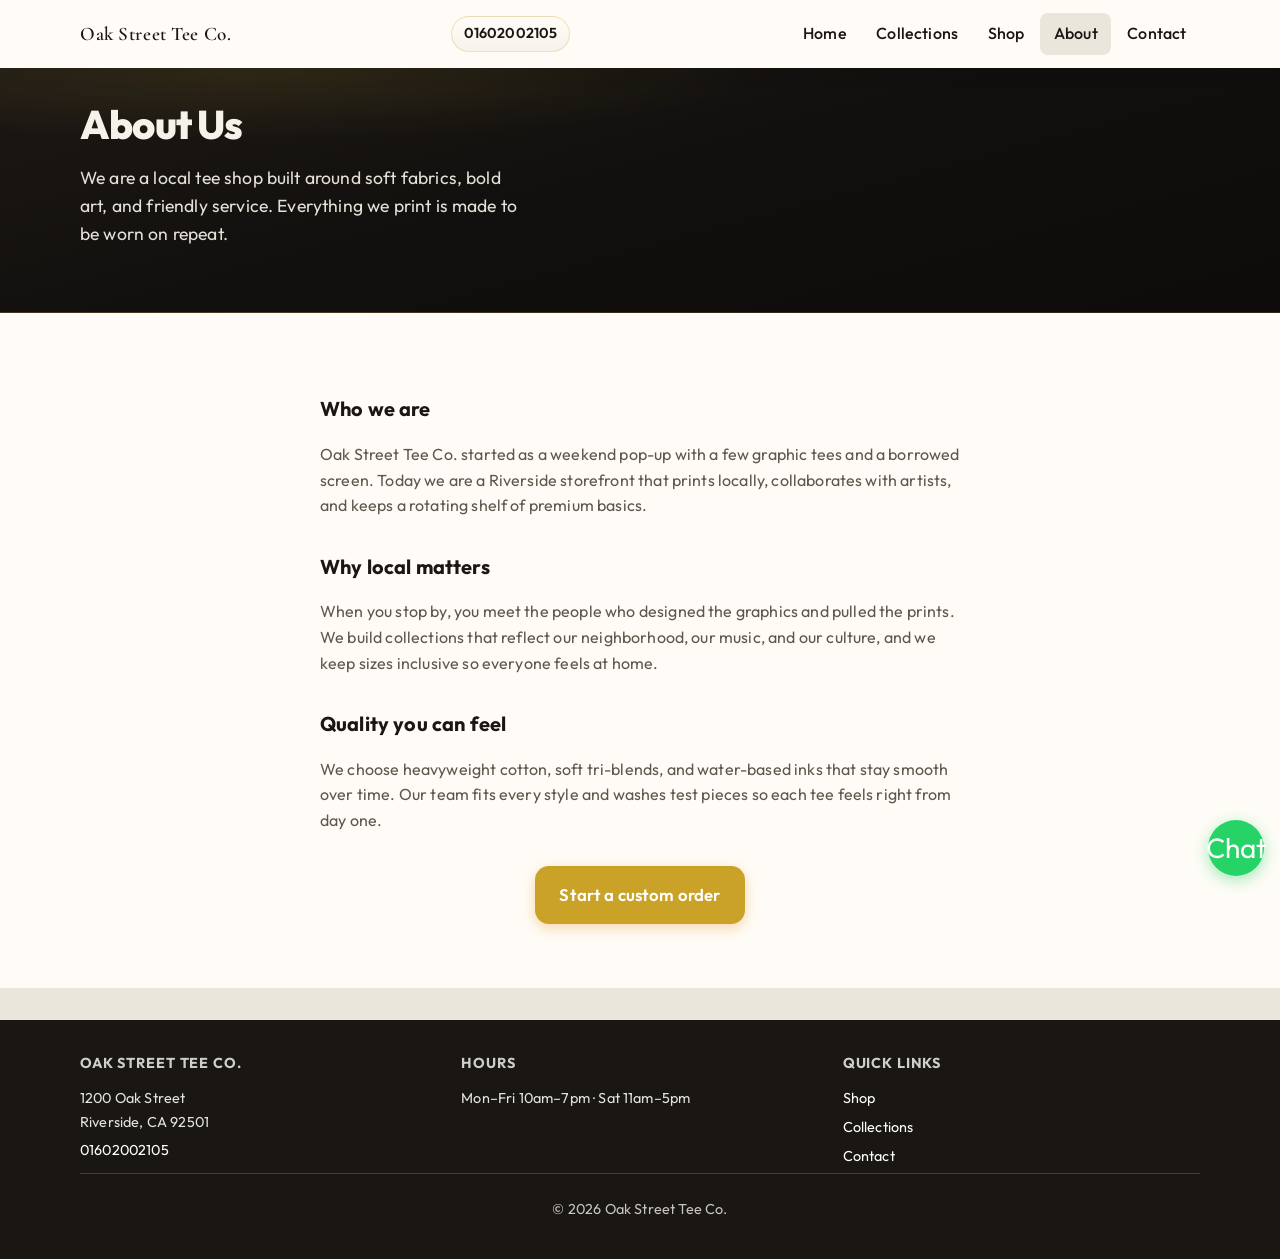
<file: about.html>
<!DOCTYPE html>
<html lang="en">
<head>
  <meta charset="UTF-8" />
  <meta name="viewport" content="width=device-width, initial-scale=1" />
  <meta name="description" content="Meet Oak Street Tee Co. — a Riverside t-shirt shop focused on soft fabrics, local art, and custom printing." />
  <title>About Us | Oak Street Tee Co.</title>
  <link rel="stylesheet" href="css/styles.css" />
</head>
<body>
  <header class="site-header">
    <div class="site-header__inner">
      <a class="logo" href="index.html">Oak Street Tee Co.</a>
      <a class="header-phone" href="tel:+8801602002105">01602002105</a>
      <button type="button" class="nav-toggle" data-nav-toggle aria-expanded="false" aria-label="Open menu">
        <span></span><span></span><span></span>
      </button>
      <nav class="nav" data-nav aria-label="Main">
        <a href="index.html">Home</a>
        <a href="services.html">Collections</a>
        <a href="shop.html">Shop</a>
        <a href="about.html" aria-current="page">About</a>
        <a href="contact.html">Contact</a>
      </nav>
    </div>
  </header>

  <main>
    <section class="hero" style="padding: 2rem 0 2.5rem;">
      <div class="container">
        <h1>About Us</h1>
        <p class="hero__sub">We are a local tee shop built around soft fabrics, bold art, and friendly service. Everything we print is made to be worn on repeat.</p>
      </div>
    </section>

    <section class="section section--alt">
      <div class="container prose">
        <h2>Who we are</h2>
        <p>Oak Street Tee Co. started as a weekend pop-up with a few graphic tees and a borrowed screen. Today we are a Riverside storefront that prints locally, collaborates with artists, and keeps a rotating shelf of premium basics.</p>
        <h2>Why local matters</h2>
        <p>When you stop by, you meet the people who designed the graphics and pulled the prints. We build collections that reflect our neighborhood, our music, and our culture, and we keep sizes inclusive so everyone feels at home.</p>
        <h2>Quality you can feel</h2>
        <p>We choose heavyweight cotton, soft tri-blends, and water-based inks that stay smooth over time. Our team fits every style and washes test pieces so each tee feels right from day one.</p>
        <p class="text-center" style="margin-top: 2rem;">
          <a class="btn btn--primary btn--lg" href="contact.html#quote">Start a custom order</a>
        </p>
      </div>
    </section>
  </main>

  <footer class="site-footer">
    <div class="container">
      <div class="site-footer__grid">
        <div>
          <h3>Oak Street Tee Co.</h3>
          <p>1200 Oak Street<br />Riverside, CA 92501</p>
          <p><a href="tel:+8801602002105">01602002105</a></p>
        </div>
        <div>
          <h3>Hours</h3>
          <p>Mon–Fri 10am–7pm · Sat 11am–5pm</p>
        </div>
        <div>
          <h3>Quick links</h3>
          <ul>
            <li><a href="shop.html">Shop</a></li>
            <li><a href="services.html">Collections</a></li>
            <li><a href="contact.html">Contact</a></li>
          </ul>
        </div>
      </div>
      <p class="site-footer__bottom">© <span id="y"></span> Oak Street Tee Co.</p>
    </div>
  </footer>

  <div class="sticky-call" data-sticky-call>
    <a class="btn btn--primary btn--lg" href="shop.html">Shop now</a>
    <a class="btn btn--secondary btn--lg" href="tel:+8801602002105">Call</a>
  </div>
  <a class="whatsapp-float" href="#" data-whatsapp target="_blank" rel="noopener noreferrer" aria-label="WhatsApp">Chat</a>

  <script src="js/main.js"></script>
  <script>document.getElementById("y").textContent = new Date().getFullYear();</script>
</body>
</html>
</file>
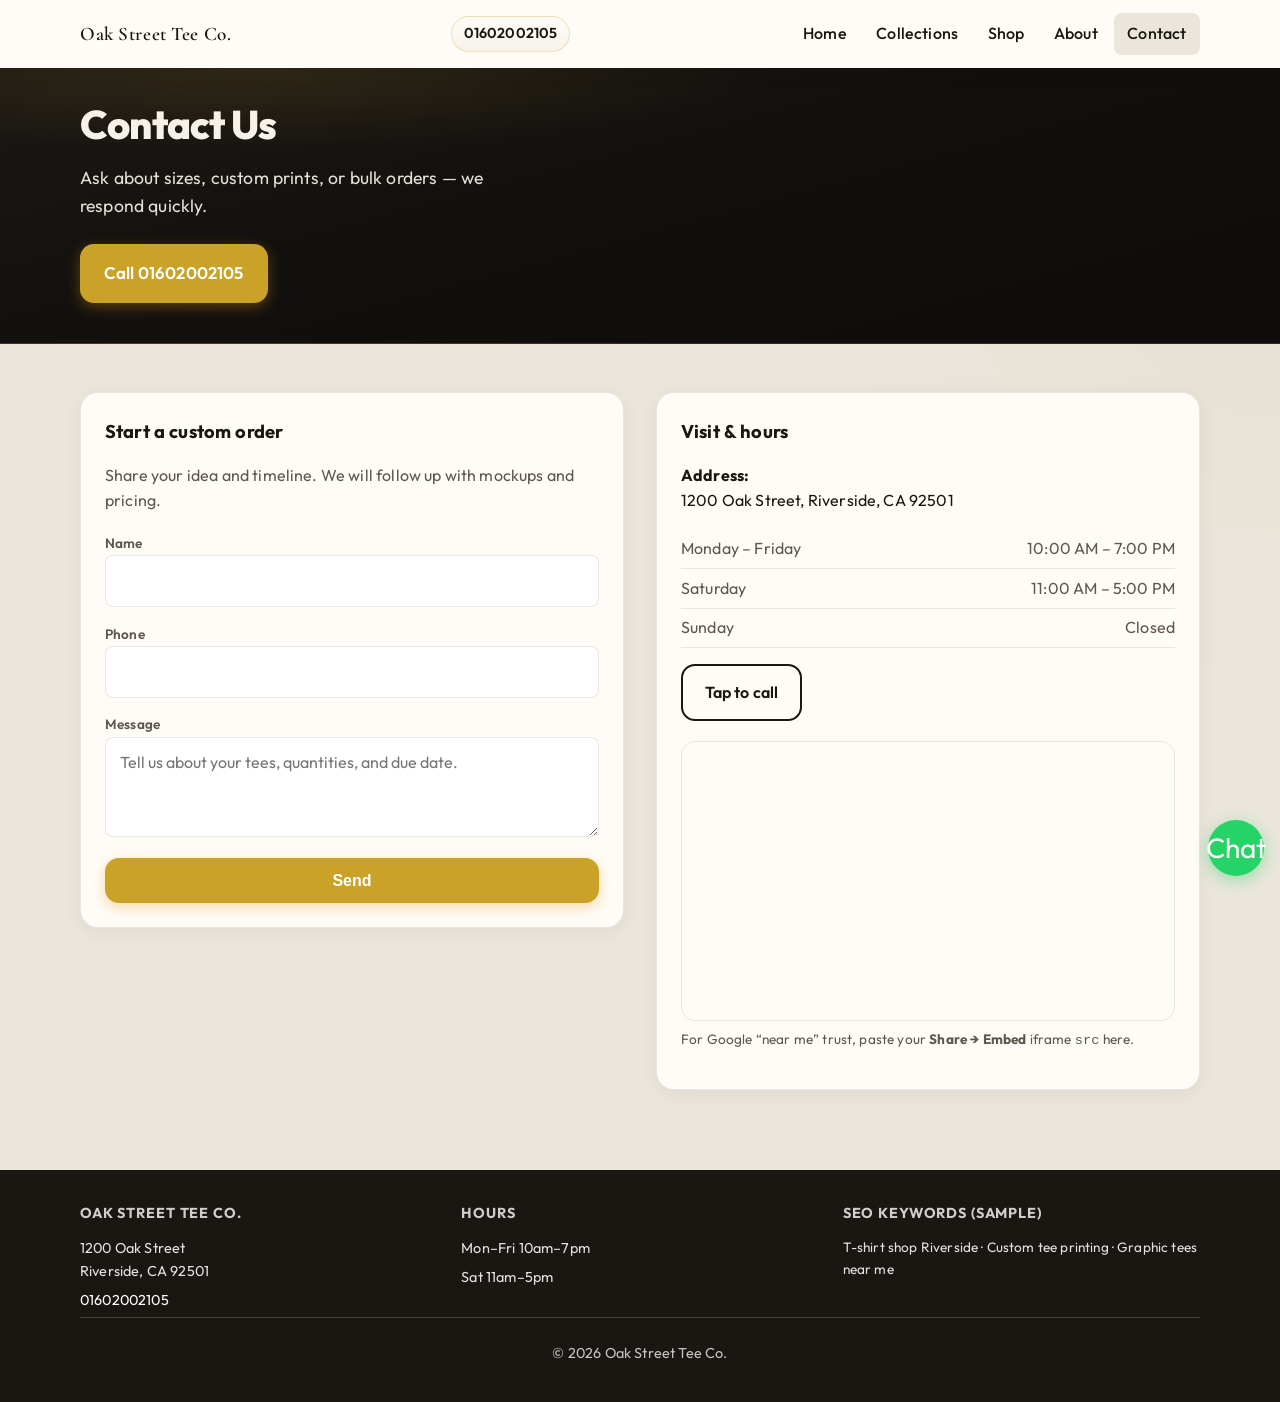
<file: contact.html>
<!DOCTYPE html>
<html lang="en">
<head>
  <meta charset="UTF-8" />
  <meta name="viewport" content="width=device-width, initial-scale=1" />
  <meta name="description" content="Contact Oak Street Tee Co. — Riverside t-shirt shop for graphic tees, basics, and custom printing. Call 01602002105 or visit." />
  <title>Contact | Oak Street Tee Co. | 01602002105</title>
  <link rel="stylesheet" href="css/styles.css" />
  <script type="application/ld+json">
  {
    "@context": "https://schema.org",
    "@type": "ClothingStore",
    "name": "Oak Street Tee Co.",
    "telephone": "+8801602002105",
    "address": {
      "@type": "PostalAddress",
      "streetAddress": "1200 Oak Street",
      "addressLocality": "Riverside",
      "addressRegion": "CA",
      "postalCode": "92501",
      "addressCountry": "US"
    }
  }
  </script>
</head>
<body>
  <header class="site-header">
    <div class="site-header__inner">
      <a class="logo" href="index.html">Oak Street Tee Co.</a>
      <a class="header-phone" href="tel:+8801602002105">01602002105</a>
      <button type="button" class="nav-toggle" data-nav-toggle aria-expanded="false" aria-label="Open menu">
        <span></span><span></span><span></span>
      </button>
      <nav class="nav" data-nav aria-label="Main">
        <a href="index.html">Home</a>
        <a href="services.html">Collections</a>
        <a href="shop.html">Shop</a>
        <a href="about.html">About</a>
        <a href="contact.html" aria-current="page">Contact</a>
      </nav>
    </div>
  </header>

  <main>
    <section class="hero" style="padding: 2rem 0 2.5rem;">
      <div class="container">
        <h1>Contact Us</h1>
        <p class="hero__sub">Ask about sizes, custom prints, or bulk orders — we respond quickly.</p>
        <a class="btn btn--primary btn--lg" href="tel:+8801602002105">Call 01602002105</a>
      </div>
    </section>

    <section class="section" id="quote">
      <div class="container contact-grid">
        <div class="contact-card">
          <h2>Start a custom order</h2>
          <p style="color: var(--color-text-muted); margin-top: 0;">Share your idea and timeline. We will follow up with mockups and pricing.</p>
          <form class="form" data-contact-form>
            <div>
              <label for="c-name">Name</label>
              <input id="c-name" name="name" type="text" autocomplete="name" />
            </div>
            <div>
              <label for="c-phone">Phone</label>
              <input id="c-phone" name="phone" type="tel" autocomplete="tel" />
            </div>
            <div>
              <label for="c-msg">Message</label>
              <textarea id="c-msg" name="message" placeholder="Tell us about your tees, quantities, and due date."></textarea>
            </div>
            <button type="submit" class="btn btn--primary">Send</button>
          </form>
          <p class="form-message" data-form-message role="status"></p>
        </div>

        <div class="contact-card">
          <h2>Visit &amp; hours</h2>
          <p><strong>Address:</strong><br />1200 Oak Street, Riverside, CA 92501</p>
          <ul class="hours-list">
            <li><span>Monday – Friday</span><span>10:00 AM – 7:00 PM</span></li>
            <li><span>Saturday</span><span>11:00 AM – 5:00 PM</span></li>
            <li><span>Sunday</span><span>Closed</span></li>
          </ul>
          <p style="margin-top: 1rem;">
            <a class="btn btn--secondary" href="tel:+8801602002105">Tap to call</a>
          </p>
          <div class="map-embed" style="margin-top: 1.25rem;">
            <iframe
              title="Map — Riverside, CA (replace with your Google Maps embed)"
              loading="lazy"
              referrerpolicy="no-referrer-when-downgrade"
              src="https://www.openstreetmap.org/export/embed.html?bbox=-117.42%2C33.93%2C-117.37%2C33.97&amp;layer=mapnik&amp;marker=33.9533%2C-117.3962"
            ></iframe>
          </div>
          <p style="font-size: 0.85rem; color: var(--color-text-muted); margin-top: 0.5rem;">
            For Google “near me” trust, paste your <strong>Share → Embed</strong> iframe <code style="font-size: inherit;">src</code> here.
          </p>
        </div>
      </div>
    </section>
  </main>

  <footer class="site-footer">
    <div class="container">
      <div class="site-footer__grid">
        <div>
          <h3>Oak Street Tee Co.</h3>
          <p>1200 Oak Street<br />Riverside, CA 92501</p>
          <p><a href="tel:+8801602002105">01602002105</a></p>
        </div>
        <div>
          <h3>Hours</h3>
          <p>Mon–Fri 10am–7pm</p>
          <p>Sat 11am–5pm</p>
        </div>
        <div>
          <h3>SEO keywords (sample)</h3>
          <p style="font-size: 0.85rem;">T-shirt shop Riverside · Custom tee printing · Graphic tees near me</p>
        </div>
      </div>
      <p class="site-footer__bottom">© <span id="y"></span> Oak Street Tee Co.</p>
    </div>
  </footer>

  <div class="sticky-call" data-sticky-call>
    <a class="btn btn--primary btn--lg" href="shop.html">Shop now</a>
    <a class="btn btn--secondary btn--lg" href="tel:+8801602002105">Call</a>
  </div>
  <a class="whatsapp-float" href="#" data-whatsapp target="_blank" rel="noopener noreferrer" aria-label="WhatsApp">Chat</a>

  <script src="js/main.js"></script>
  <script>document.getElementById("y").textContent = new Date().getFullYear();</script>
</body>
</html>
</file>
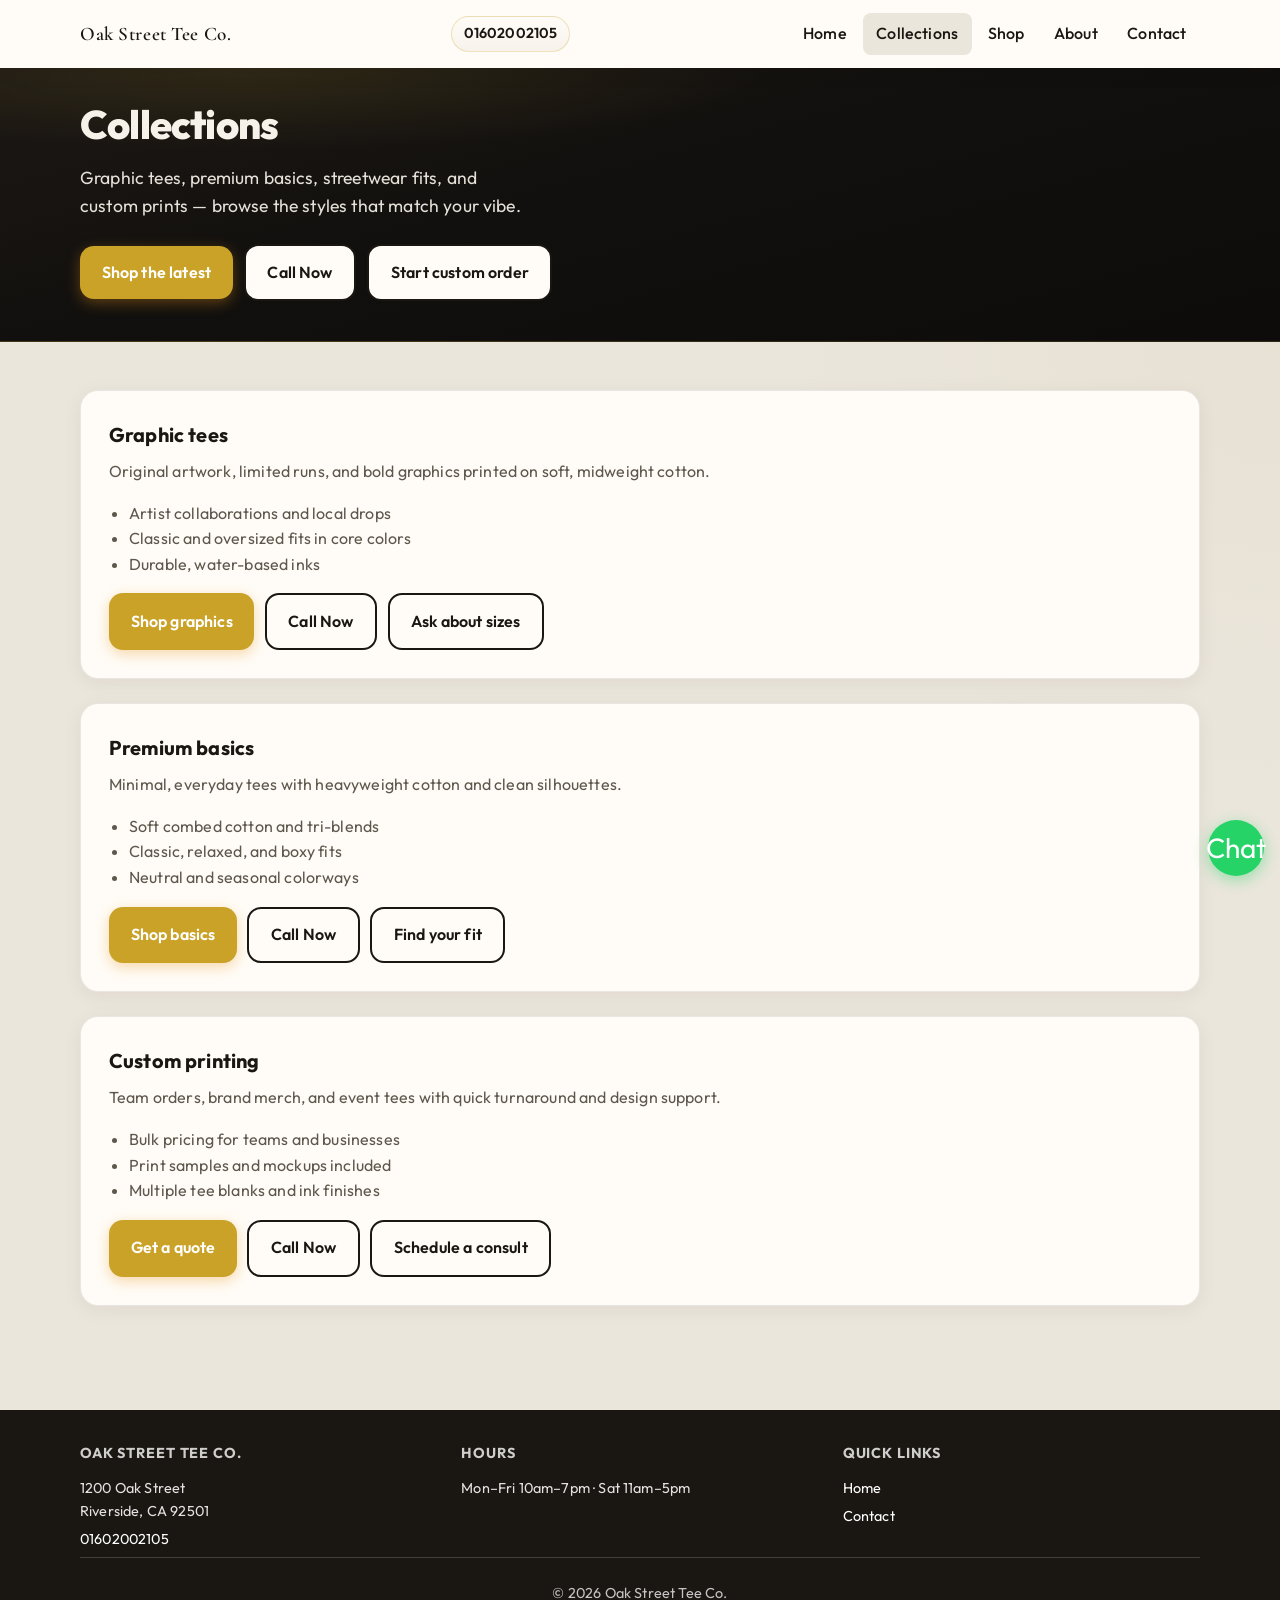
<file: services.html>
<!DOCTYPE html>
<html lang="en">
<head>
  <meta charset="UTF-8" />
  <meta name="viewport" content="width=device-width, initial-scale=1" />
  <meta name="description" content="T-shirt collections in Riverside CA. Graphic tees, premium basics, streetwear fits, and custom prints at Oak Street Tee Co." />
  <title>Collections | Oak Street Tee Co.</title>
  <link rel="stylesheet" href="css/styles.css" />
</head>
<body>
  <header class="site-header">
    <div class="site-header__inner">
      <a class="logo" href="index.html">Oak Street Tee Co.</a>
      <a class="header-phone" href="tel:+8801602002105">01602002105</a>
      <button type="button" class="nav-toggle" data-nav-toggle aria-expanded="false" aria-label="Open menu">
        <span></span><span></span><span></span>
      </button>
      <nav class="nav" data-nav aria-label="Main">
        <a href="index.html">Home</a>
        <a href="services.html" aria-current="page">Collections</a>
        <a href="shop.html">Shop</a>
        <a href="about.html">About</a>
        <a href="contact.html">Contact</a>
      </nav>
    </div>
  </header>

  <main>
    <section class="hero" style="padding: 2rem 0 2.5rem;">
      <div class="container">
        <h1>Collections</h1>
        <p class="hero__sub">Graphic tees, premium basics, streetwear fits, and custom prints — browse the styles that match your vibe.</p>
        <a class="btn btn--primary" href="shop.html">Shop the latest</a>
        <a class="btn btn--secondary" href="tel:+8801602002105" style="margin-left: 0.5rem;">Call Now</a>
        <a class="btn btn--secondary" href="contact.html" style="margin-left: 0.5rem;">Start custom order</a>
      </div>
    </section>

    <section class="section">
      <div class="container">
        <article class="service-block">
          <h2>Graphic tees</h2>
          <p>Original artwork, limited runs, and bold graphics printed on soft, midweight cotton.</p>
          <ul class="service-benefits">
            <li>Artist collaborations and local drops</li>
            <li>Classic and oversized fits in core colors</li>
            <li>Durable, water-based inks</li>
          </ul>
          <div class="service-actions">
            <a class="btn btn--primary" href="shop.html">Shop graphics</a>
            <a class="btn btn--secondary" href="tel:+8801602002105">Call Now</a>
            <a class="btn btn--secondary" href="contact.html">Ask about sizes</a>
          </div>
        </article>

        <article class="service-block">
          <h2>Premium basics</h2>
          <p>Minimal, everyday tees with heavyweight cotton and clean silhouettes.</p>
          <ul class="service-benefits">
            <li>Soft combed cotton and tri-blends</li>
            <li>Classic, relaxed, and boxy fits</li>
            <li>Neutral and seasonal colorways</li>
          </ul>
          <div class="service-actions">
            <a class="btn btn--primary" href="shop.html">Shop basics</a>
            <a class="btn btn--secondary" href="tel:+8801602002105">Call Now</a>
            <a class="btn btn--secondary" href="contact.html">Find your fit</a>
          </div>
        </article>

        <article class="service-block">
          <h2>Custom printing</h2>
          <p>Team orders, brand merch, and event tees with quick turnaround and design support.</p>
          <ul class="service-benefits">
            <li>Bulk pricing for teams and businesses</li>
            <li>Print samples and mockups included</li>
            <li>Multiple tee blanks and ink finishes</li>
          </ul>
          <div class="service-actions">
            <a class="btn btn--primary" href="contact.html#quote">Get a quote</a>
            <a class="btn btn--secondary" href="tel:+8801602002105">Call Now</a>
            <a class="btn btn--secondary" href="contact.html">Schedule a consult</a>
          </div>
        </article>
      </div>
    </section>
  </main>

  <footer class="site-footer">
    <div class="container">
      <div class="site-footer__grid">
        <div>
          <h3>Oak Street Tee Co.</h3>
          <p>1200 Oak Street<br />Riverside, CA 92501</p>
          <p><a href="tel:+8801602002105">01602002105</a></p>
        </div>
        <div>
          <h3>Hours</h3>
          <p>Mon–Fri 10am–7pm · Sat 11am–5pm</p>
        </div>
        <div>
          <h3>Quick links</h3>
          <ul>
            <li><a href="index.html">Home</a></li>
            <li><a href="contact.html">Contact</a></li>
          </ul>
        </div>
      </div>
      <p class="site-footer__bottom">© <span id="y"></span> Oak Street Tee Co.</p>
    </div>
  </footer>

  <div class="sticky-call" data-sticky-call>
    <a class="btn btn--primary btn--lg" href="shop.html">Shop now</a>
    <a class="btn btn--secondary btn--lg" href="tel:+8801602002105">Call</a>
  </div>
  <a class="whatsapp-float" href="#" data-whatsapp target="_blank" rel="noopener noreferrer" aria-label="WhatsApp">Chat</a>

  <script src="js/main.js"></script>
  <script>document.getElementById("y").textContent = new Date().getFullYear();</script>
</body>
</html>
</file>
<file: css/styles.css>
@import url("https://fonts.googleapis.com/css2?family=Cormorant+Garamond:ital,wght@0,500;0,600;0,700;1,500&family=Outfit:wght@300;400;500;600;700&display=swap");

/* ============================================
   Oak Street Tool Supply — luxury editorial retail
   Champagne gold · espresso · warm ivory
   ============================================ */

:root {
  --color-primary: #1a1612;
  --color-primary-light: #2d2820;
  --color-accent: #c9a227;
  --color-accent-bright: #f0e2b1;
  --color-accent-hover: #a88820;
  --color-bg: #ebe6dc;
  --color-surface: #fffcf7;
  --color-text: #1a1612;
  --color-text-muted: #5e574d;
  --color-border: rgba(42, 36, 28, 0.1);
  --color-border-gold: rgba(201, 162, 39, 0.28);
  --shadow-sm: 0 4px 20px rgba(26, 20, 14, 0.06);
  --shadow-md: 0 16px 48px rgba(26, 20, 14, 0.1);
  --shadow-glow: 0 8px 32px rgba(201, 162, 39, 0.12);
  --radius: 14px;
  --radius-lg: 18px;
  --font-serif: "Cormorant Garamond", Georgia, "Times New Roman", serif;
  --font-sans: "Outfit", system-ui, -apple-system, "Segoe UI", Roboto, sans-serif;
  --max-width: 1120px;
  --header-height: 68px;
  --sticky-call-height: 56px;
  --sidebar-width: 240px;
  --sidebar-collapsed-width: 72px;
}

/* Dark Theme Variables */
[data-theme="dark"] {
  --color-bg: #12100e;
  --color-surface: #1a1612;
  --color-text: #f7f2e9;
  --color-text-muted: #a8a095;
  --color-border: rgba(255, 252, 247, 0.1);
  --color-primary: #f7f2e9;
  --shadow-sm: 0 4px 20px rgba(0, 0, 0, 0.4);
  --shadow-md: 0 16px 48px rgba(0, 0, 0, 0.6);
}

*,
*::before,
*::after {
  box-sizing: border-box;
}

html {
  scroll-behavior: smooth;
  -webkit-font-smoothing: antialiased;
}

body {
  margin: 0;
  font-family: var(--font-sans);
  font-size: 1rem;
  font-weight: 400;
  letter-spacing: 0.01em;
  line-height: 1.6;
  color: var(--color-text);
  background-color: var(--color-bg);
  background-image:
    radial-gradient(ellipse 100% 50% at 50% -20%, rgba(201, 162, 39, 0.08) 0%, transparent 55%),
    radial-gradient(ellipse 40% 30% at 100% 20%, rgba(139, 105, 20, 0.04) 0%, transparent 100%);
  padding-bottom: env(safe-area-inset-bottom);
}

body.has-sticky-call {
  padding-bottom: calc(var(--sticky-call-height) + env(safe-area-inset-bottom));
}

img {
  max-width: 100%;
  height: auto;
  display: block;
}

a {
  color: var(--color-primary);
  text-decoration: none;
  transition: color 0.2s ease;
}

a:hover {
  color: #6b5420;
  text-decoration: underline;
  text-decoration-color: rgba(201, 162, 39, 0.5);
}

/* ---------- Layout ---------- */
.container {
  width: min(100% - 1.5rem, var(--max-width));
  margin-inline: auto;
}

.section {
  padding: 3rem 0;
}

.section--alt {
  background: var(--color-surface);
}

.section__title {
  font-family: var(--font-serif);
  font-size: clamp(1.75rem, 4vw, 2.35rem);
  font-weight: 600;
  letter-spacing: 0.02em;
  color: var(--color-primary);
  margin: 0 0 0.5rem;
  text-align: center;
}

.section__lead {
  text-align: center;
  color: var(--color-text-muted);
  max-width: 36rem;
  margin: 0 auto 2rem;
}

/* ---------- Header ---------- */
.site-header {
  position: sticky;
  top: 0;
  z-index: 100;
  background: var(--color-surface);
  box-shadow: var(--shadow-sm);
  height: var(--header-height);
  display: flex;
  align-items: center;
}

.site-header__inner {
  width: min(100% - 1.5rem, var(--max-width));
  margin-inline: auto;
  display: flex;
  align-items: center;
  justify-content: space-between;
  gap: 1rem;
}

.logo {
  font-family: var(--font-serif);
  font-weight: 600;
  font-size: 1.2rem;
  color: var(--color-primary);
  letter-spacing: 0.03em;
}

.logo:hover {
  text-decoration: none;
  color: #3d3428;
}

.nav-toggle {
  display: flex;
  flex-direction: column;
  gap: 5px;
  padding: 0.5rem;
  background: none;
  border: none;
  cursor: pointer;
  border-radius: 8px;
}

.nav-toggle span {
  display: block;
  width: 22px;
  height: 2px;
  background: var(--color-primary);
  transition: transform 0.2s, opacity 0.2s;
}

.nav-toggle[aria-expanded="true"] span:nth-child(1) {
  transform: translateY(7px) rotate(45deg);
}

.nav-toggle[aria-expanded="true"] span:nth-child(2) {
  opacity: 0;
}

.nav-toggle[aria-expanded="true"] span:nth-child(3) {
  transform: translateY(-7px) rotate(-45deg);
}

@media (min-width: 768px) {
  .nav-toggle {
    display: none;
  }
}

.nav {
  display: none;
  position: absolute;
  top: var(--header-height);
  left: 0;
  right: 0;
  background: var(--color-surface);
  padding: 1rem 1.5rem 1.5rem;
  box-shadow: var(--shadow-md);
  flex-direction: column;
  gap: 0.25rem;
}

.nav.is-open {
  display: flex;
}

.nav a {
  padding: 0.65rem 0.75rem;
  border-radius: 8px;
  color: var(--color-text);
  font-weight: 500;
}

.nav a:hover,
.nav a[aria-current="page"] {
  background: var(--color-bg);
  text-decoration: none;
  color: var(--color-primary);
}

.header-phone {
  font-weight: 600;
  color: var(--color-primary);
  white-space: nowrap;
  font-size: 0.9rem;
  padding: 0.35rem 0.75rem;
  border-radius: 999px;
  border: 1px solid var(--color-border-gold);
  background: linear-gradient(180deg, rgba(255, 252, 247, 1) 0%, rgba(245, 240, 232, 0.8) 100%);
}

.header-phone:hover {
  color: #5c4818;
  text-decoration: none;
  border-color: rgba(201, 162, 39, 0.45);
  box-shadow: var(--shadow-glow);
}

@media (min-width: 768px) {
  .nav {
    display: flex;
    position: static;
    flex-direction: row;
    align-items: center;
    padding: 0;
    box-shadow: none;
    gap: 0.15rem;
  }

  .nav a {
    padding: 0.5rem 0.85rem;
  }
}

/* ---------- Buttons ---------- */
.btn {
  display: inline-flex;
  align-items: center;
  justify-content: center;
  gap: 0.4rem;
  padding: 0.85rem 1.35rem;
  font-size: 1rem;
  font-weight: 600;
  border-radius: var(--radius);
  border: none;
  cursor: pointer;
  text-decoration: none;
  transition: background 0.2s, transform 0.15s, box-shadow 0.2s;
}

.btn:hover {
  text-decoration: none;
  transform: translateY(-1px);
}

.btn--primary {
  background: var(--color-accent);
  color: #fff;
  box-shadow: 0 4px 14px rgba(232, 148, 26, 0.35);
}

.btn--primary:hover {
  background: var(--color-accent-hover);
  color: #fff;
}

.btn--secondary {
  background: var(--color-surface);
  color: var(--color-primary);
  border: 2px solid var(--color-primary);
}

.btn--secondary:hover {
  background: var(--color-bg);
  color: var(--color-primary);
}

.btn--block {
  width: 100%;
}

.btn--lg {
  padding: 1rem 1.5rem;
  font-size: 1.05rem;
}

/* ---------- Hero ---------- */
.hero {
  background:
    radial-gradient(ellipse 80% 60% at 20% 0%, rgba(212, 175, 55, 0.12) 0%, transparent 50%),
    linear-gradient(165deg, #1c1814 0%, #12100e 45%, #0e0c0a 100%);
  color: #f7f2e9;
  padding: 2.75rem 0 3.25rem;
  position: relative;
  border-bottom: 1px solid rgba(212, 175, 55, 0.15);
}

.hero__grid {
  display: grid;
  gap: 2rem;
  align-items: center;
}

@media (min-width: 900px) {
  .hero__grid {
    grid-template-columns: 1fr 1fr;
    gap: 3rem;
  }
}

.hero h1 {
  font-size: clamp(1.75rem, 5vw, 2.5rem);
  line-height: 1.2;
  margin: 0 0 1rem;
  font-weight: 800;
  letter-spacing: -0.02em;
}

.hero__sub {
  font-size: 1.1rem;
  opacity: 0.92;
  margin: 0 0 1.5rem;
  max-width: 28rem;
}

.hero__ctas {
  display: flex;
  flex-wrap: wrap;
  gap: 0.75rem;
}

.hero__ctas .btn--primary {
  background: linear-gradient(145deg, #e8d48b 0%, #c9a227 40%, #8b6914 100%);
  color: #1a1208;
}

.hero__ctas .btn--secondary {
  background: rgba(255, 252, 247, 0.08);
  border-color: rgba(212, 175, 55, 0.45);
  color: #f7f2e9;
}

.hero__ctas .btn--secondary:hover {
  background: rgba(212, 175, 55, 0.15);
  color: #fffef9;
  border-color: rgba(232, 212, 139, 0.55);
}

.hero__card {
  background: rgba(255, 252, 247, 0.97);
  color: var(--color-text);
  border-radius: var(--radius-lg);
  padding: 1.35rem;
  border: 1px solid var(--color-border-gold);
  box-shadow: var(--shadow-md), 0 0 0 1px rgba(255, 255, 255, 0.5) inset;
}

.hero__card-title {
  font-family: var(--font-serif);
  font-weight: 600;
  color: var(--color-primary);
  margin: 0 0 0.5rem;
  font-size: 1.1rem;
  letter-spacing: 0.02em;
}

.hero__card p {
  margin: 0;
  font-size: 0.95rem;
  color: var(--color-text-muted);
}

.hero__badge {
  display: inline-block;
  background: rgba(232, 148, 26, 0.15);
  color: var(--color-accent);
  font-size: 0.8rem;
  font-weight: 700;
  padding: 0.25rem 0.6rem;
  border-radius: 999px;
  margin-bottom: 0.75rem;
}

/* ---------- Cards grid ---------- */
.cards {
  display: grid;
  gap: 1.25rem;
}

@media (min-width: 600px) {
  .cards--3 {
    grid-template-columns: repeat(3, 1fr);
  }

  .cards--2 {
    grid-template-columns: repeat(2, 1fr);
  }
}

.card {
  background: var(--color-surface);
  border-radius: var(--radius);
  padding: 1.4rem;
  box-shadow: var(--shadow-sm);
  border: 1px solid var(--color-border-gold);
  transition: transform 0.25s ease, box-shadow 0.25s ease;
  overflow: hidden;
}

.card:hover {
  transform: translateY(-3px);
  box-shadow: var(--shadow-md);
}

.card__icon {
  font-size: 1.75rem;
  margin-bottom: 0.5rem;
}

.card h3 {
  margin: 0 0 0.5rem;
  font-size: 1.05rem;
  color: var(--color-primary);
}

.card p {
  margin: 0;
  font-size: 0.95rem;
  color: var(--color-text-muted);
}

/* ---------- Trust strip ---------- */
.trust-strip {
  display: flex;
  flex-wrap: wrap;
  align-items: center;
  justify-content: center;
  gap: 1.5rem 2rem;
  padding: 1.65rem;
  background: var(--color-surface);
  border-radius: var(--radius-lg);
  box-shadow: var(--shadow-sm);
  border: 1px solid var(--color-border-gold);
}

.trust-item {
  text-align: center;
}

.trust-item strong {
  display: block;
  font-family: var(--font-serif);
  font-size: 1.5rem;
  font-weight: 600;
  background: linear-gradient(135deg, #6b5420 0%, #c9a227 50%, #3d3428 100%);
  -webkit-background-clip: text;
  background-clip: text;
  color: transparent;
}

.trust-item span {
  font-size: 0.9rem;
  color: var(--color-text-muted);
}

.stars {
  color: var(--color-accent);
  letter-spacing: 2px;
  font-size: 1.1rem;
}

/* ---------- Why / bullets ---------- */
.bullets {
  list-style: none;
  padding: 0;
  margin: 0;
  max-width: 32rem;
  margin-inline: auto;
}

.bullets li {
  position: relative;
  padding-left: 1.75rem;
  margin-bottom: 0.85rem;
  color: var(--color-text-muted);
}

.bullets li::before {
  content: "✓";
  position: absolute;
  left: 0;
  color: var(--color-primary);
  font-weight: 800;
}

/* ---------- Testimonials ---------- */
.testimonials {
  display: grid;
  gap: 1rem;
}

@media (min-width: 700px) {
  .testimonials {
    grid-template-columns: repeat(3, 1fr);
  }
}

.quote {
  background: var(--color-surface);
  border-radius: var(--radius);
  padding: 1.35rem;
  box-shadow: var(--shadow-sm);
  border: 1px solid var(--color-border-gold);
}

.quote p {
  margin: 0 0 0.75rem;
  font-style: italic;
  color: var(--color-text);
  font-size: 0.95rem;
}

.quote cite {
  font-size: 0.85rem;
  font-style: normal;
  font-weight: 600;
  color: var(--color-text-muted);
}

/* ---------- CTA banner ---------- */
.cta-banner {
  background:
    radial-gradient(ellipse 60% 80% at 80% 20%, rgba(212, 175, 55, 0.15) 0%, transparent 50%),
    linear-gradient(145deg, #252018 0%, #1a1612 50%, #12100e 100%);
  color: #f7f2e9;
  border-radius: var(--radius-lg);
  padding: 2.25rem 1.5rem;
  text-align: center;
  box-shadow: var(--shadow-md);
  border: 1px solid rgba(212, 175, 55, 0.2);
}

.cta-banner h2 {
  margin: 0 0 0.5rem;
  font-size: clamp(1.35rem, 3vw, 1.75rem);
}

.cta-banner p {
  margin: 0 0 1.25rem;
  opacity: 0.95;
}

.cta-banner__row {
  display: flex;
  flex-direction: column;
  gap: 1rem;
  max-width: 420px;
  margin-inline: auto;
}

@media (min-width: 520px) {
  .cta-banner__row {
    flex-direction: row;
    align-items: stretch;
    max-width: none;
    justify-content: center;
  }

  .cta-banner__row .btn {
    flex: 0 1 auto;
  }
}

/* ---------- Forms ---------- */
.form {
  display: flex;
  flex-direction: column;
  gap: 0.85rem;
}

.form label {
  font-size: 0.85rem;
  font-weight: 600;
  color: var(--color-text-muted);
}

.form input,
.form textarea {
  width: 100%;
  padding: 0.75rem 0.9rem;
  border: 1px solid var(--color-border);
  border-radius: 8px;
  font: inherit;
}

.form input:focus,
.form textarea:focus {
  outline: 2px solid rgba(201, 162, 39, 0.45);
  outline-offset: 1px;
  border-color: rgba(201, 162, 39, 0.25);
}

.form textarea {
  min-height: 100px;
  resize: vertical;
}

.form-message {
  font-size: 0.9rem;
  padding: 0.65rem;
  border-radius: 8px;
  display: none;
}

.form-message.is-visible {
  display: block;
}

.form-message--ok {
  background: #e8f5e9;
  color: #1b5e20;
}

.form-message--err {
  background: #ffebee;
  color: #b71c1c;
}

.mini-form {
  background: rgba(255, 255, 255, 0.12);
  border-radius: var(--radius);
  padding: 1rem;
  text-align: left;
}

.mini-form .form {
  gap: 0.65rem;
}

.mini-form input {
  background: #fff;
  border: none;
}

.mini-form .btn {
  margin-top: 0.25rem;
}

/* ---------- Services page ---------- */
.service-block {
  background: var(--color-surface);
  border-radius: var(--radius-lg);
  padding: 1.75rem;
  margin-bottom: 1.5rem;
  box-shadow: var(--shadow-sm);
  border: 1px solid var(--color-border);
}

.service-block h2 {
  margin: 0 0 0.5rem;
  color: var(--color-primary);
  font-size: 1.25rem;
}

.service-block p {
  color: var(--color-text-muted);
  margin: 0 0 1rem;
}

.service-benefits {
  margin: 0 0 1rem;
  padding-left: 1.25rem;
  color: var(--color-text-muted);
}

.service-actions {
  display: flex;
  flex-wrap: wrap;
  gap: 0.65rem;
}

/* ---------- About ---------- */
.prose {
  max-width: 40rem;
  margin-inline: auto;
  color: var(--color-text-muted);
}

.prose h2 {
  color: var(--color-primary);
  font-size: 1.25rem;
  margin-top: 2rem;
}

.prose p {
  margin: 0 0 1rem;
}

/* ---------- Contact ---------- */
.contact-grid {
  display: grid;
  gap: 2rem;
}

@media (min-width: 800px) {
  .contact-grid {
    grid-template-columns: 1fr 1fr;
    align-items: start;
  }
}

.contact-card {
  background: var(--color-surface);
  border-radius: var(--radius-lg);
  padding: 1.5rem;
  box-shadow: var(--shadow-sm);
  border: 1px solid var(--color-border);
}

.contact-card h2 {
  margin: 0 0 1rem;
  font-size: 1.15rem;
  color: var(--color-primary);
}

.hours-list {
  list-style: none;
  padding: 0;
  margin: 0;
  color: var(--color-text-muted);
}

.hours-list li {
  display: flex;
  justify-content: space-between;
  gap: 1rem;
  padding: 0.4rem 0;
  border-bottom: 1px solid var(--color-border);
}

.map-embed {
  border-radius: var(--radius);
  overflow: hidden;
  height: 280px;
  border: 1px solid var(--color-border);
}

.map-embed iframe {
  width: 100%;
  height: 100%;
  border: 0;
}

/* ---------- Footer ---------- */
.site-footer {
  background: var(--color-primary);
  color: rgba(255, 255, 255, 0.88);
  padding: 2rem 0;
  margin-top: 2rem;
}

.site-footer a {
  color: #fff;
}

.site-footer__grid {
  display: grid;
  gap: 1.5rem;
}

@media (min-width: 600px) {
  .site-footer__grid {
    grid-template-columns: 1fr 1fr 1fr;
  }
}

.site-footer h3 {
  font-size: 0.9rem;
  text-transform: uppercase;
  letter-spacing: 0.06em;
  margin: 0 0 0.75rem;
  opacity: 0.9;
}

.site-footer p,
.site-footer li {
  font-size: 0.9rem;
  margin: 0 0 0.35rem;
}

.site-footer ul {
  list-style: none;
  padding: 0;
  margin: 0;
}

.site-footer__bottom {
  margin-top: 1.5rem;
  padding-top: 1.5rem;
  border-top: 1px solid rgba(255, 255, 255, 0.2);
  font-size: 0.85rem;
  text-align: center;
  opacity: 0.85;
}

/* ---------- Sticky call (mobile) ---------- */
.sticky-call {
  display: none;
  position: fixed;
  bottom: 0;
  left: 0;
  right: 0;
  z-index: 99;
  background: var(--color-primary);
  padding: 0.65rem 1rem;
  padding-bottom: calc(0.65rem + env(safe-area-inset-bottom));
  box-shadow: 0 -4px 20px rgba(0, 0, 0, 0.15);
}

.sticky-call.is-visible {
  display: flex;
  align-items: center;
  justify-content: center;
  gap: 0.75rem;
}

.sticky-call .btn {
  flex: 1;
  max-width: 280px;
}

@media (min-width: 768px) {
  .sticky-call {
    display: none !important;
  }

  body.has-sticky-call {
    padding-bottom: 0;
  }
}

/* ---------- WhatsApp float ---------- */
.whatsapp-float {
  position: fixed;
  bottom: calc(1rem + var(--sticky-call-height));
  right: 1rem;
  z-index: 98;
  width: 56px;
  height: 56px;
  border-radius: 50%;
  background: #25d366;
  color: #fff;
  display: flex;
  align-items: center;
  justify-content: center;
  font-size: 1.75rem;
  box-shadow: 0 4px 16px rgba(37, 211, 102, 0.45);
  text-decoration: none;
  transition: transform 0.2s;
}

.whatsapp-float:hover {
  transform: scale(1.06);
  text-decoration: none;
  color: #fff;
}

@media (min-width: 768px) {
  .whatsapp-float {
    bottom: 1.5rem;
  }
}

body:not(.has-sticky-call) .whatsapp-float {
  bottom: 1rem;
}

@media (min-width: 768px) {
  body:not(.has-sticky-call) .whatsapp-float {
    bottom: 1.5rem;
  }
}

/* ---------- Shop Improvements ---------- */
.shop-qty-label {
  display: block;
  font-size: 0.85rem;
  font-weight: 600;
  margin-bottom: 0.5rem;
  color: var(--color-text-muted);
}

.shop-qty-input {
  width: 60px;
  padding: 0.35rem;
  border: 1px solid var(--color-border);
  border-radius: 4px;
  margin-left: 0.5rem;
}

.shop-price {
  font-weight: 700;
  color: var(--color-primary);
  margin: 0.5rem 0;
}

.shop-sku {
  font-size: 0.75rem;
  color: var(--color-text-muted);
  font-weight: 400;
}

/* Cart table styling */
#shop-cart-body tr {
  border-bottom: 1px solid var(--color-border);
}

#shop-cart-body td {
  padding: 1rem;
}

/* Promo Banner */
.promo-banner {
  background: var(--color-surface);
  border: 1px solid var(--color-accent);
  border-radius: var(--radius-lg);
  padding: 2rem;
  text-align: center;
  box-shadow: var(--shadow-glow);
}

.promo-banner h2 {
  font-family: var(--font-serif);
  margin-bottom: 1rem;
}

/* ---------- Admin Table Utilities ---------- */
.cell-checkbox { width: 40px; text-align: center; }
.order-id strong { display: block; font-family: monospace; font-size: 0.85rem; }
.order-id span { font-size: 0.75rem; color: var(--color-text-muted); }
.customer-block { font-size: 0.85rem; line-height: 1.4; }
.customer-row { display: flex; align-items: center; gap: 0.5rem; margin-bottom: 0.25rem; }
.customer-row svg { opacity: 0.5; }
.pct-badge { font-size: 0.7rem; background: #eee; padding: 1px 4px; border-radius: 4px; margin-left: 0.5rem; }
.inline-actions a { font-size: 1rem; margin-left: 0.5rem; }
.product-thumb { 
  border-radius: 6px; 
  object-fit: cover; 
  border: 1px solid var(--color-border); 
  transition: transform 0.5s cubic-bezier(0.165, 0.84, 0.44, 1);
}
.card:hover .product-thumb {
  transform: scale(1.08);
}
.payment-cell { font-size: 0.8rem; line-height: 1.2; }
.payment-cell .cod { font-weight: 700; color: var(--color-accent); font-size: 0.7rem; }
.cell-select { 
  padding: 0.4rem; 
  border-radius: 6px; 
  border: 1px solid var(--color-border); 
  font-size: 0.85rem; 
  background: var(--color-surface);
  width: 100%;
}
.status-pill {
  padding: 0.5rem 1rem;
  border-radius: 20px;
  border: 1px solid var(--color-border);
  background: var(--color-surface);
  font-size: 0.85rem;
  cursor: pointer;
}
.status-pill.is-active { background: var(--color-primary); color: white; border-color: var(--color-primary); }

/* ---------- Admin Sidebar Layout ---------- */
.admin-layout {
  display: flex;
  min-height: 100vh;
  background-color: var(--color-bg);
}

.sidebar {
  width: var(--sidebar-collapsed-width);
  background: var(--color-surface);
  border-right: 1px solid var(--color-border);
  position: fixed;
  top: 0;
  bottom: 0;
  left: 0;
  z-index: 1000;
  display: flex;
  flex-direction: column;
  transition: width 0.3s cubic-bezier(0.4, 0, 0.2, 1), transform 0.3s ease;
  overflow: hidden;
  white-space: nowrap;
}

.sidebar:hover, 
.sidebar.is-expanded {
  width: var(--sidebar-width);
  box-shadow: var(--shadow-md);
}

.sidebar__link span,
.sidebar__group,
.sidebar__header .logo,
.sidebar__header .sidebar__group-label {
  opacity: 0;
  visibility: hidden;
  transition: opacity 0.2s ease, visibility 0.2s ease;
  pointer-events: none;
}

.sidebar:hover span,
.sidebar:hover .sidebar__group,
.sidebar:hover .sidebar__header .logo,
.sidebar:hover .sidebar__header .sidebar__group-label,
.sidebar.is-expanded span,
.sidebar.is-expanded .sidebar__group,
.sidebar.is-expanded .sidebar__header .logo,
.sidebar.is-expanded .sidebar__header .sidebar__group-label {
  opacity: 1;
  visibility: visible;
  pointer-events: auto;
}

.sidebar__header {
  padding: 1.5rem;
  border-bottom: 1px solid var(--color-border);
  display: flex;
  flex-direction: column;
}

.sidebar__nav {
  padding: 1.5rem 0;
  flex: 1;
}

.sidebar__group {
  font-size: 0.7rem;
  font-weight: 700;
  text-transform: uppercase;
  letter-spacing: 0.1em;
  color: var(--color-text-muted);
  margin: 1.5rem 0 0.5rem 0.75rem;
}

.sidebar__link {
  display: flex;
  align-items: center;
  gap: 1.5rem;
  padding: 0.85rem 1.5rem;
  color: var(--color-text);
  font-weight: 500;
  border-radius: 8px;
  font-size: 0.9rem;
  transition: background 0.2s;
}

.sidebar__link svg, 
.sidebar__link i {
  width: 24px;
  height: 24px;
  flex-shrink: 0;
  color: var(--color-text-muted);
  transition: color 0.2s ease;
}

.sidebar__link:hover, .sidebar__link.active {
  background: var(--color-bg);
  text-decoration: none;
  color: var(--color-accent-hover);
}

.sidebar__link:hover svg,
.sidebar__link.active svg {
  color: var(--color-accent);
}

.admin-content {
  flex: 1;
  margin-left: var(--sidebar-collapsed-width);
  transition: margin-left 0.3s ease;
}

@media (max-width: 767px) {
  .sidebar {
    width: var(--sidebar-width);
    transform: translateX(-100%);
    box-shadow: none;
  }
  
  .sidebar.is-open {
    transform: translateX(0);
    box-shadow: var(--shadow-md);
  }

  .sidebar.is-open span,
  .sidebar.is-open .sidebar__group,
  .sidebar.is-open .sidebar__header h1 {
    opacity: 1;
    visibility: visible;
  }

  .sidebar-overlay {
    display: none;
    position: fixed;
    inset: 0;
    background: rgba(0, 0, 0, 0.4);
    backdrop-filter: blur(2px);
    z-index: 999;
  }

  .sidebar-overlay.is-visible {
    display: block;
  }

  .admin-content {
    margin-left: 0;
  }
}

.admin-topbar {
  height: 64px;
  background: var(--color-surface);
  border-bottom: 1px solid var(--color-border);
  display: flex;
  align-items: center;
}

#theme-icon {
  display: inline-flex;
  transition: transform 0.5s cubic-bezier(0.4, 0, 0.2, 1);
  color: var(--color-accent);
}

[data-theme="dark"] #theme-icon {
  transform: rotate(360deg);
}

/* ---------- Utility ---------- */
.sr-only {
  position: absolute;
  width: 1px;
  height: 1px;
  padding: 0;
  margin: -1px;
  overflow: hidden;
  clip: rect(0, 0, 0, 0);
  white-space: nowrap;
  border: 0;
}

.text-center {
  text-align: center;
}

.mt-0 {
  margin-top: 0;
}
</file>
